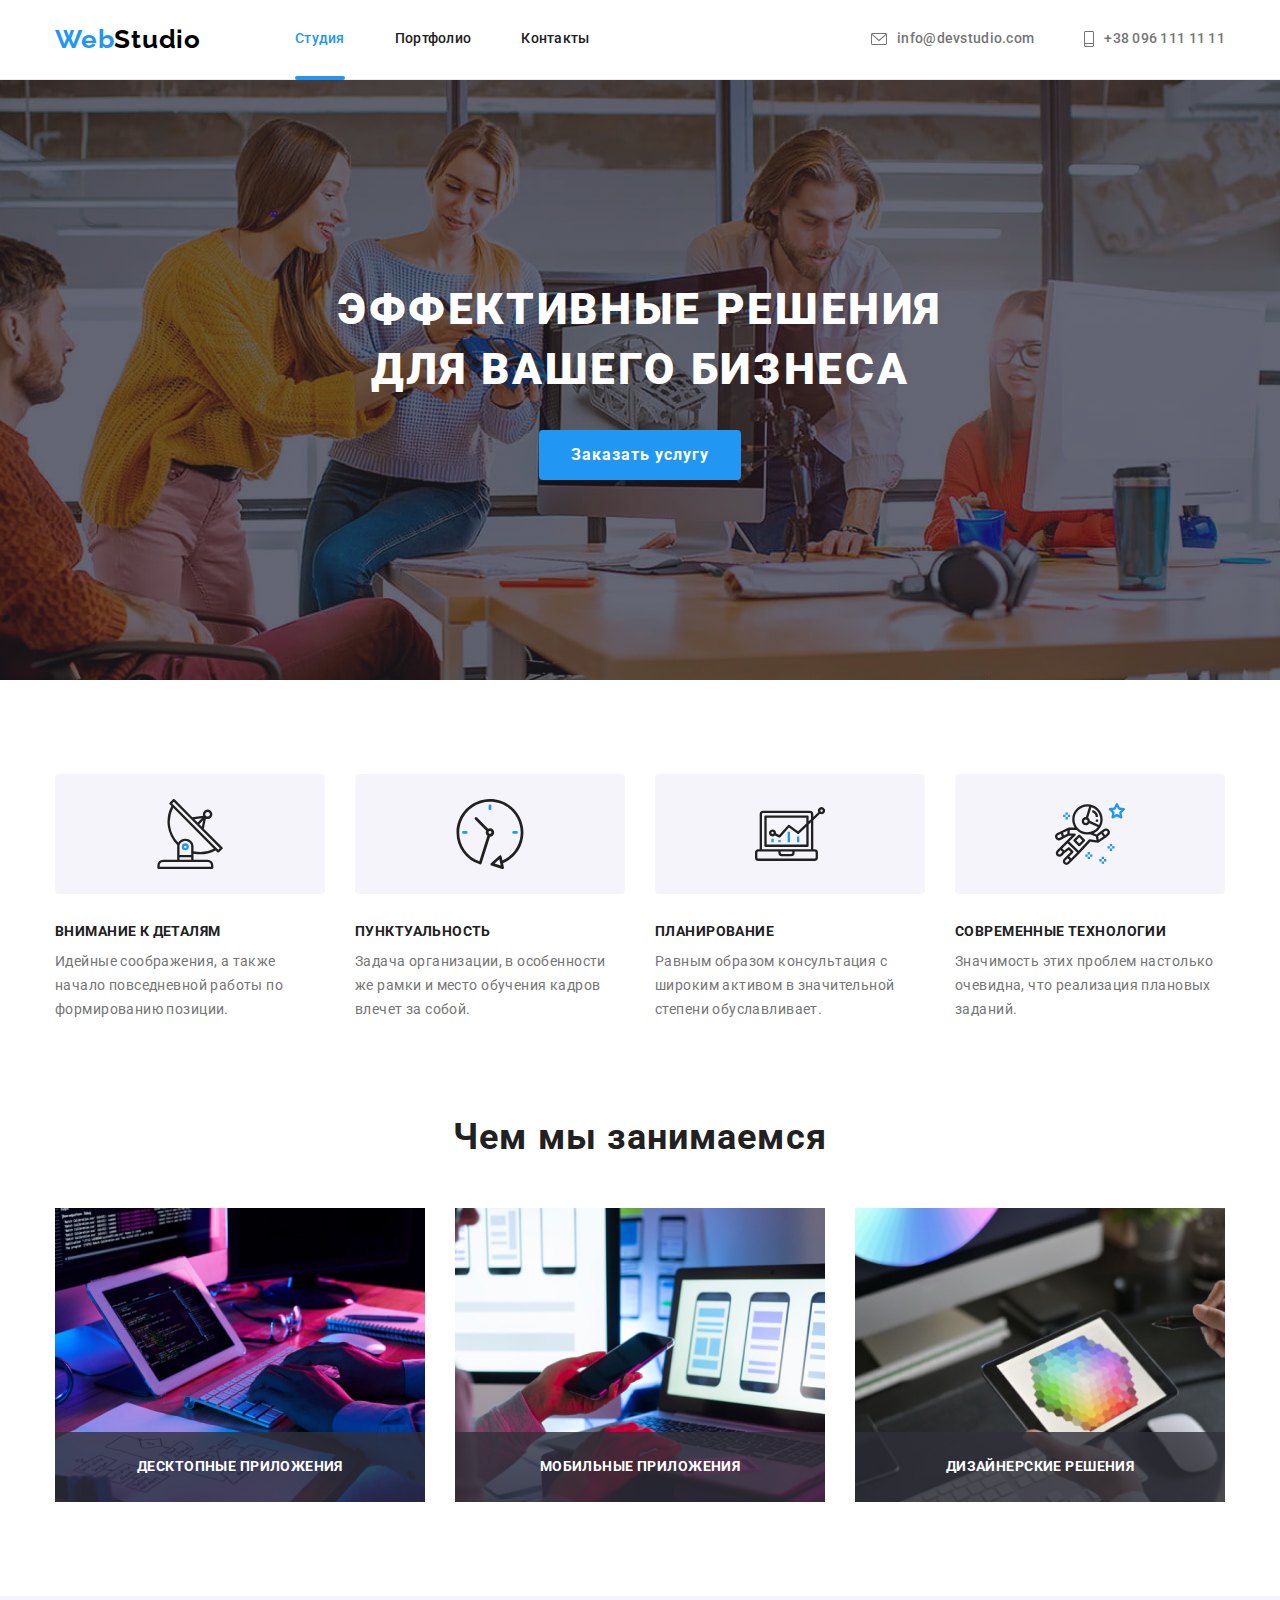
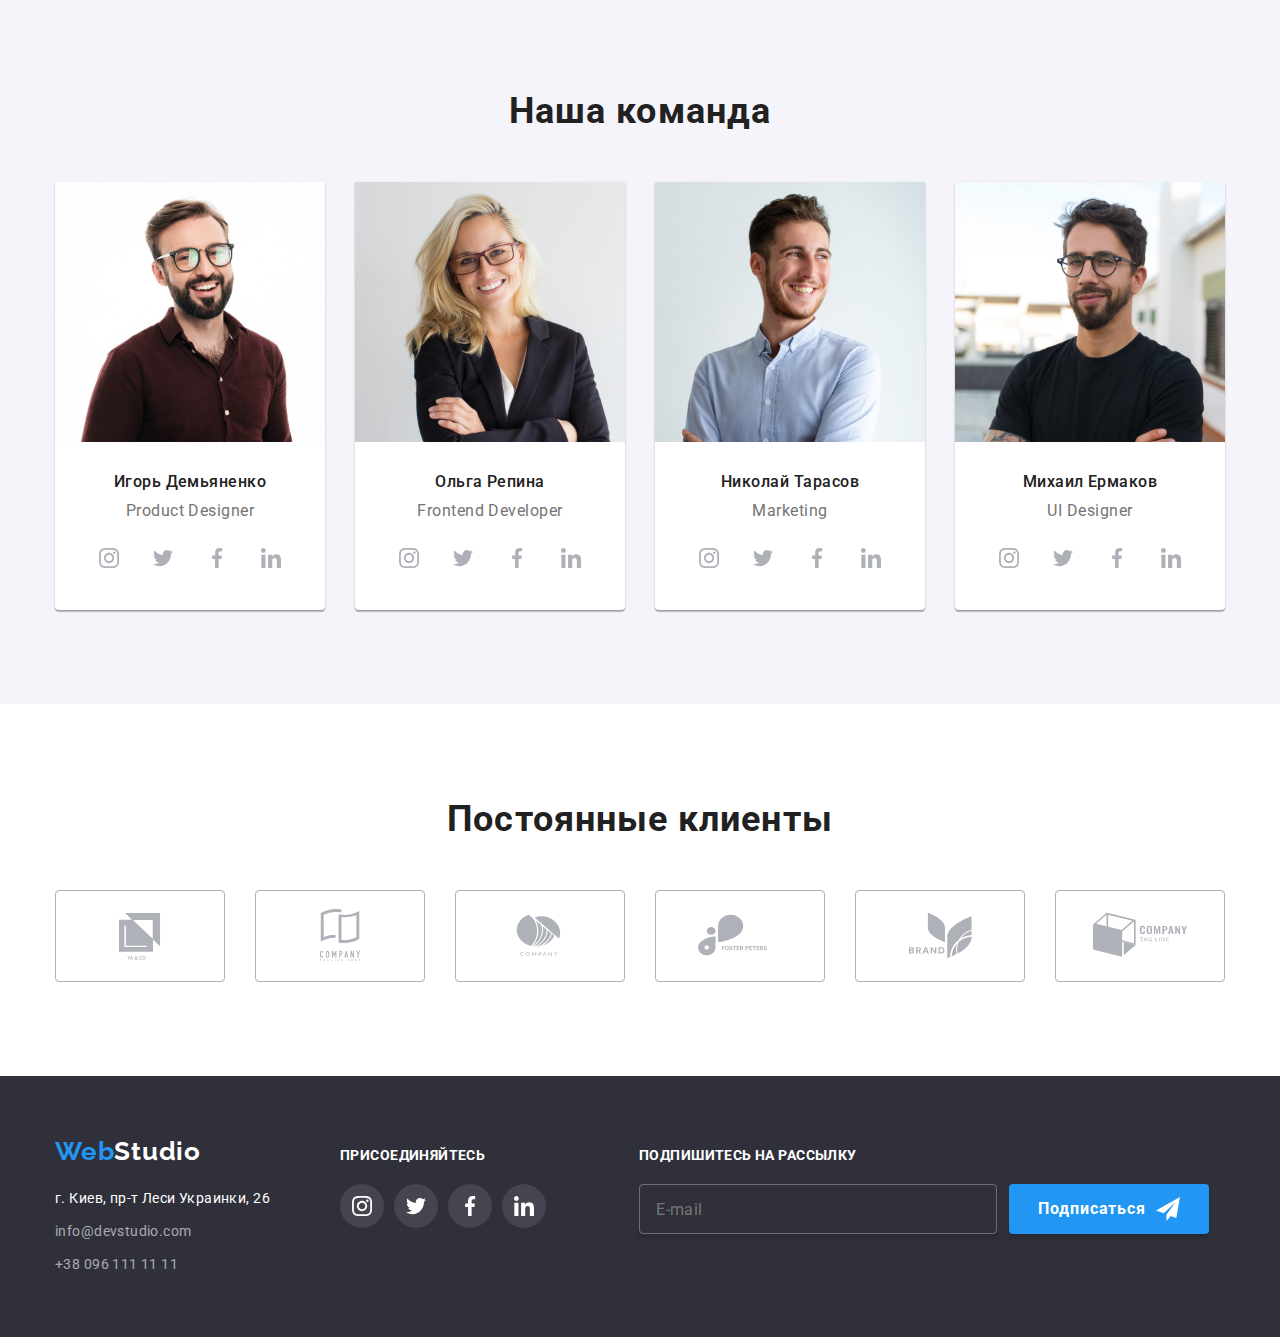
<file: index.html>
<!DOCTYPE html>
<html lang="ru">
<head>
    <meta charset="UTF-8">
    <meta http-equiv="X-UA-Compatible" content="IE=edge">
    <meta name="viewport" content="width=device-width, initial-scale=1.0">
    <title>WebStudio</title>
    <link rel="stylesheet" href="https://cdn.jsdelivr.net/npm/modern-normalize@1.1.0/modern-normalize.min.css">
    <link rel="preconnect" href="https://fonts.googleapis.com">
    <link rel="preconnect" href="https://fonts.gstatic.com" crossorigin>
    <link href="https://fonts.googleapis.com/css2?family=Raleway:wght@700&family=Roboto:wght@400;500;700;900&display=swap"
        rel="stylesheet">
    <link rel="stylesheet" href="./css/styles.css">
</head>
<body>
    <!-- Header -->
    <header class="header">
        <div class="container header-container">
            <a class="logo link" href="">Web<span class="logo-primary">Studio</span></a>
            <nav class="nav">
                <ul class="nav-list list">
                    <li class="nav-item"><a class="nav-link link current" href="./index.html">Студия</a></li>
                    <li class="nav-item"><a class="nav-link link" href="./portfolio.html">Портфолио</a></li>
                    <li class="nav-item"><a class="nav-link link" href="">Контакты</a></li>
                </ul>
            </nav>
            <ul class="contacts-list list">
                <li class="contacts-item">
                    <a class="contacts-link link" href="mailto:info@devstudio.com">
                        <svg class="contacts-icon" width="16px" height="12px">
                            <use href="./images/icons.svg#envelope"></use>
                        </svg>info@devstudio.com</a>
                </li>
                <li class="contacts-item">
                    <a class="contacts-link link" href="tel:+380961111111">
                        <svg class="contacts-icon" width="10px" height="16px">
                            <use href="./images/icons.svg#smartphone"></use>
                        </svg>+38 096 111 11 11</a>
                </li>
            </ul>
        </div>
    </header>
    <main>
        <!-- Герой -->
        <section class="hero">
            <h1 class="title">Эффективные решения для вашего бизнеса</h1>
            <button class="hero-button button" type="button" data-modal-open>Заказать услугу</button>
        </section>
        <!-- Особенности -->
        <section class="features section">
            <div class="container">
                <h2 class="subtitle visually-hidden" >Особенности</h2>
                <ul class="features-list list">
                    <li class="features-item">
                        <div class="features-icons-container">
                            <svg class="features-icon">
                                <use href="./images/icons.svg#antenna"></use>
                            </svg>
                        </div>
                        <h3 class="fetures-title">Внимание к деталям</h3>
                        <p class="features-text">Идейные соображения, а также начало повседневной работы по формированию позиции.</p>
                    </li>
                    <li class="features-item">
                        <div class="features-icons-container">
                            <svg class="features-icon">
                                <use href="./images/icons.svg#clock"></use>
                            </svg>
                        </div>
                        <h3 class="fetures-title">Пунктуальность</h3>
                        <p class="features-text">Задача организации, в особенности же рамки и место обучения кадров влечет за собой.</p>
                    </li>
                    <li class="features-item">
                        <div class="features-icons-container">
                            <svg class="features-icon">
                                <use href="./images/icons.svg#diagram"></use>
                            </svg>
                        </div>
                        <h3 class="fetures-title">Планирование</h3>
                        <p class="features-text">Равным образом консультация с широким активом в значительной степени обуславливает.</p>
                    </li>
                    <li class="features-item">
                        <div class="features-icons-container">
                            <svg class="features-icon">
                                <use href="./images/icons.svg#astronaut"></use>
                            </svg>
                        </div>
                        <h3 class="fetures-title">Современные технологии</h3>
                        <p class="features-text">Значимость этих проблем настолько очевидна, что реализация плановых заданий.</p>
                    </li>
                </ul>
            </div>
        </section>
        <!-- Чем мы занимаемся -->
        <section class="activity section">
            <div class="container">
                <h2 class="subtitle">Чем мы занимаемся</h2>
                <ul class="activity-list list">
                    <li class="activity-item">
                        <img class="activity-img" src="./images/box1.jpg" alt="Человек печатает на клавиатуре" width="370" height="294">
                        <div class="activity-title-bg">
                            <h3 class="activity-title">Десктопные приложения</h3>
                        </div>
                    </li>
                    <li class="activity-item">
                        <img class="activity-img" src="./images/box2.jpg" alt="Человек держит телефон" width="370" height="294">
                        <div class="activity-title-bg">
                            <h3 class="activity-title">Мобильные приложения</h3>
                        </div>
                    </li>
                    <li class="activity-item">
                        <img class="activity-img" src="./images/box3.jpg" alt="Цветовая гамма на екране планшета" width="370" height="294">
                        <div class="activity-title-bg">
                            <h3 class="activity-title">Дизайнерские решения</h3>
                        </div>
                    </li>
                </ul>
            </div>
        </section>
        <!-- Наша команда -->
        <section class="people section">
            <div class="container">
                <h2 class="subtitle">Наша команда</h2>
                <ul class="people-list list">
                    <li class="people-item">
                        <img class="people-img" src="./images/photo1.jpg" alt="Игорь Демьяненко" width="270" height="260">
                        <div class="people-item-content">
                            <h3 class="people-name">Игорь Демьяненко</h3>
                            <p class="people-position">Product Designer</p>
                            <ul class="socials list">
                                <li class="socials-item">
                                    <a href="" class="socials-link link">
                                        <svg class="socials-icon">
                                            <use href="./images/icons.svg#instagram"></use>
                                        </svg>
                                    </a>
                                </li>
                                <li class="socials-item">
                                    <a href="" class="socials-link link">
                                        <svg class="socials-icon">
                                            <use href="./images/icons.svg#twitter"></use>
                                        </svg>
                                    </a>
                                </li>
                                <li class="socials-item">
                                    <a href="" class="socials-link link">
                                        <svg class="socials-icon">
                                            <use href="./images/icons.svg#facebook"></use>
                                        </svg>
                                    </a>
                                </li>
                                <li class="socials-item">
                                    <a href="" class="socials-link link">
                                        <svg class="socials-icon">
                                            <use href="./images/icons.svg#linkedin"></use>
                                        </svg>
                                    </a>
                                </li>
                            </ul>
                        </div>
                    </li>
                    <li class="people-item">
                        <img class="people-img" src="./images/photo2.jpg" alt="Ольга Репина" width="270" height="260">
                        <div class="people-item-content">
                            <h3 class="people-name">Ольга Репина</h3>
                            <p class="people-position">Frontend Developer</p>
                            <ul class="socials list">
                                <li class="socials-item">
                                    <a href="" class="socials-link link">
                                        <svg class="socials-icon">
                                            <use href="./images/icons.svg#instagram"></use>
                                        </svg>
                                    </a>
                                </li>
                                <li class="socials-item">
                                    <a href="" class="socials-link link">
                                        <svg class="socials-icon">
                                            <use href="./images/icons.svg#twitter"></use>
                                        </svg>
                                    </a>
                                </li>
                                <li class="socials-item">
                                    <a href="" class="socials-link link">
                                        <svg class="socials-icon">
                                            <use href="./images/icons.svg#facebook"></use>
                                        </svg>
                                    </a>
                                </li>
                                <li class="socials-item">
                                    <a href="" class="socials-link link">
                                        <svg class="socials-icon">
                                            <use href="./images/icons.svg#linkedin"></use>
                                        </svg>
                                    </a>
                                </li>
                            </ul>
                        </div>
                        
                    </li>
                    <li class="people-item">
                        <img class="people-img" src="./images/photo3.jpg" alt="Николай Тарасов" width="270" height="260">
                        <div class="people-item-content">
                            <h3 class="people-name">Николай Тарасов</h3>
                            <p class="people-position">Marketing</p>
                            <ul class="socials list">
                                <li class="socials-item">
                                    <a href="" class="socials-link link">
                                        <svg class="socials-icon">
                                            <use href="./images/icons.svg#instagram"></use>
                                        </svg>
                                    </a>
                                </li>
                                <li class="socials-item">
                                    <a href="" class="socials-link link">
                                        <svg class="socials-icon">
                                            <use href="./images/icons.svg#twitter"></use>
                                        </svg>
                                    </a>
                                </li>
                                <li class="socials-item">
                                    <a href="" class="socials-link link">
                                        <svg class="socials-icon">
                                            <use href="./images/icons.svg#facebook"></use>
                                        </svg>
                                    </a>
                                </li>
                                <li class="socials-item">
                                    <a href="" class="socials-link link">
                                        <svg class="socials-icon">
                                            <use href="./images/icons.svg#linkedin"></use>
                                        </svg>
                                    </a>
                                </li>
                            </ul>
                        </div>
                        
                    </li>
                    <li class="people-item">
                        <img class="people-img" src="./images/photo4.jpg" alt="Михаил Ермаков" width="270" height="260">
                        <div class="people-item-content">
                            <h3 class="people-name">Михаил Ермаков</h3>
                            <p class="people-position">UI Designer</p>
                            <ul class="socials list">
                                <li class="socials-item">
                                    <a href="" class="socials-link link">
                                        <svg class="socials-icon">
                                            <use href="./images/icons.svg#instagram"></use>
                                        </svg>
                                    </a>
                                </li>
                                <li class="socials-item">
                                    <a href="" class="socials-link link">
                                        <svg class="socials-icon">
                                            <use href="./images/icons.svg#twitter"></use>
                                        </svg>
                                    </a>
                                </li>
                                <li class="socials-item">
                                    <a href="" class="socials-link link">
                                        <svg class="socials-icon">
                                            <use href="./images/icons.svg#facebook"></use>
                                        </svg>
                                    </a>
                                </li>
                                <li class="socials-item">
                                    <a href="" class="socials-link link">
                                        <svg class="socials-icon">
                                            <use href="./images/icons.svg#linkedin"></use>
                                        </svg>
                                    </a>
                                </li>
                            </ul>
                        </div>
                        
                    </li>
                </ul>
            </div>
        </section>
        <!-- Клиенти -->
        <section class="clients section">
            <div class="container">
                <h2 class="subtitle">Постоянные клиенты</h2>
                <ul class="clients-list list">
                    <li class="clients-item">
                        <a href="" class="clients-link">
                            <svg class="clients-icon">
                                <use href="./images/icons.svg#company1"></use>
                            </svg>
                        </a>
                    </li>
                    <li class="clients-item">
                        <a href="" class="clients-link">
                            <svg class="clients-icon">
                                <use href="./images/icons.svg#company2"></use>
                            </svg>
                        </a>
                    </li>
                    <li class="clients-item">
                        <a href="" class="clients-link">
                            <svg class="clients-icon">
                                <use href="./images/icons.svg#company3"></use>
                            </svg>
                        </a>
                    </li>
                    <li class="clients-item">
                        <a href="" class="clients-link">
                            <svg class="clients-icon">
                                <use href="./images/icons.svg#company4"></use>
                            </svg>
                        </a>
                    </li>
                    <li class="clients-item">
                        <a href="" class="clients-link">
                            <svg class="clients-icon">
                                <use href="./images/icons.svg#company5"></use>
                            </svg>
                        </a>
                    </li>
                    <li class="clients-item">
                        <a href="" class="clients-link">
                            <svg class="clients-icon">
                                <use href="./images/icons.svg#company6"></use>
                            </svg>
                        </a>
                    </li>
                </ul>
            </div>
        </section>
    </main>
    <!-- Footer -->
    <footer class="footer">
        <div class="container footer-content">
            <div class="footer-address">
                <a class="logo link" href="">Web<span class="logo-secondary">Studio</span></a>
                <address class="address">
                    <ul class="address-list list">
                        <li class="address-item"><a class="address-location link" href="">г. Киев, пр-т Леси Украинки, 26</a></li>
                        <li class="address-item"><a class="address-mail link" href="mailto:info@devstudio.com">info@devstudio.com</a>
                        </li>
                        <li class="address-item"><a class="address-tel link" href="tel:+380961111111">+38 096 111 11 11</a></li>
                    </ul>
                </address>
            </div>
            <div class="footer-socials">
                <p class="footer-socials-text">присоединяйтесь</p>
                <ul class="footer-socials-list list">
                    <li class="socials-item">
                        <a href="" class="socials-link link">
                            <svg class="socials-icon">
                                <use href="./images/icons.svg#instagram"></use>
                            </svg>
                        </a>
                    </li>
                    <li class="socials-item">
                        <a href="" class="socials-link link">
                            <svg class="socials-icon">
                                <use href="./images/icons.svg#twitter"></use>
                            </svg>
                        </a>
                    </li>
                    <li class="socials-item">
                        <a href="" class="socials-link link">
                            <svg class="socials-icon">
                                <use href="./images/icons.svg#facebook"></use>
                            </svg>
                        </a>
                    </li>
                    <li class="socials-item">
                        <a href="" class="socials-link link">
                            <svg class="socials-icon">
                                <use href="./images/icons.svg#linkedin"></use>
                            </svg>
                        </a>
                    </li>
                </ul>
            </div>
            <div class="footer-form-wrapper">
                <b class="footer-form-text">Подпишитесь на рассылку</b>
                <form class="footer-form">
                        <input type="text" class="footer-input" name="email" placeholder="E-mail">
                    <button class="button footer-form-btn" type="submit">
                        <span class="footer-btn-text">
                            Подписаться
                        </span>
                        <span class="footer-btm-icon"></span>
                    </button>
                </form>
            </div>
        </div>
    </footer>
     <!-- Modal window -->
    <div class="backdrop is-hidden" data-modal>
        <div class="modal-wrapper">
            <button class="button modal-btn" type="button" data-modal-close>
                <svg class="modal-close">
                    <use href="./images/icons.svg#close"></use>
                </svg>
            </button>
            <p class="modal-title">
                <b class="modal-title-text">Оставьте свои данные, мы вам перезвоним</b>
            </p>
            <form class="modal-form">
                <label class="modal-label">
                    <span class="modal-label-text">Имя</span>
                        <span class="modal-input-wrapper">
                            <input class="modal-input" type="text" name="name">
                            <svg class="modal-input-icon">
                                <use href="./images/icons.svg#person-black"></use>
                            </svg>
                        </span>
                </label>
                <label class="modal-label">
                    <span class="modal-label-text">Телефон</span>
                    <span class="modal-input-wrapper">
                        <input class="modal-input" type="text" name="tel">
                        <svg class="modal-input-icon">
                            <use href="./images/icons.svg#phone-black"></use>
                        </svg>
                    </span>
                </label>
                <label class="modal-label">
                    <span class="modal-label-text">Почта</span>
                    <span class="modal-input-wrapper">
                        <input class="modal-input" type="text" name="email">
                        <svg class="modal-input-icon">
                            <use href="./images/icons.svg#email-black"></use>
                        </svg>
                    </span>
                </label>
                <label class="modal-label textarea">
                    <span class="modal-label-text">Комментарий</span>
                    <textarea class="comment" name="comment" placeholder="Введите текст"></textarea>
                </label>
                <label class="modal-label-agree">
                    <input class="modal-agree" type="checkbox" name="checkbox">
                    <span class="agree-icon"></span>
                    Соглашаюсь с рассылкой и принимаю&nbsp;
                    <a class="link modal-agree-link" href=""> Условия договора</a>
                </label>
                <button class="button modal-form-btn" type="submit">Отправить</button>
            </form>
        </div>
    </div>
    <script src="./js/modal.js"></script>
</body>
</html>
</file>
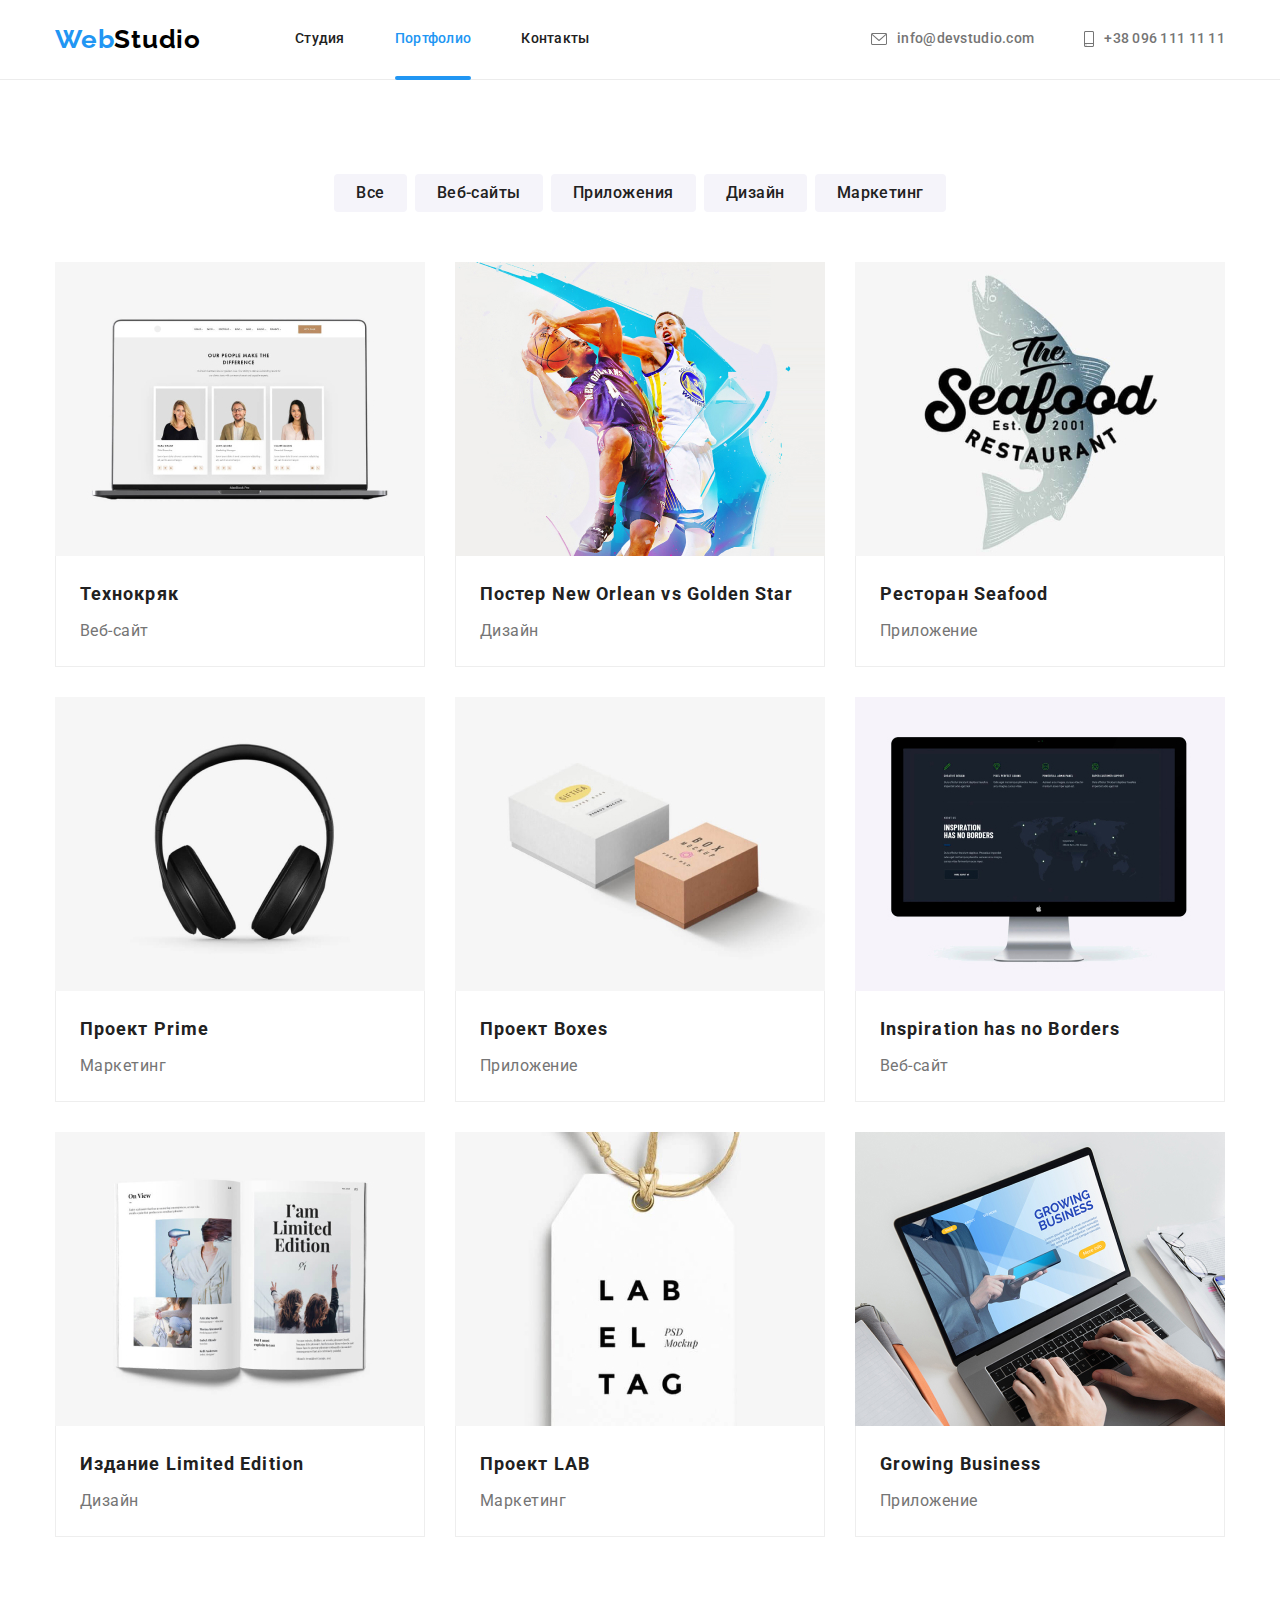
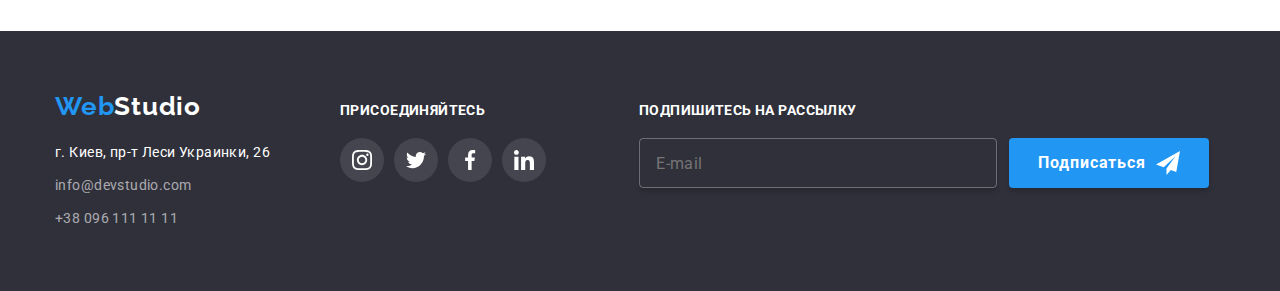
<file: portfolio.html>
<!DOCTYPE html>
<html lang="ru">
<head>
    <meta charset="UTF-8">
    <meta http-equiv="X-UA-Compatible" content="IE=edge">
    <meta name="viewport" content="width=device-width, initial-scale=1.0">
    <title>Portfolio</title>
    <link rel="stylesheet" href="https://cdn.jsdelivr.net/npm/modern-normalize@1.1.0/modern-normalize.min.css">
    <link rel="preconnect" href="https://fonts.googleapis.com">
    <link rel="preconnect" href="https://fonts.gstatic.com" crossorigin>
    <link href="https://fonts.googleapis.com/css2?family=Raleway:wght@700&family=Roboto:wght@400;500;700;900&display=swap"
        rel="stylesheet">
    <link rel="stylesheet" href="./css/styles.css">
</head>
<body>
    <!-- Header -->
    <header class="header">
        <div class="container header-container">
            <a class="logo link" href="">Web<span class="logo-primary">Studio</span></a>
            <nav class="nav">
                <ul class="nav-list list">
                    <li class="nav-item"><a class="nav-link link " href="./index.html">Студия</a></li>
                    <li class="nav-item"><a class="nav-link link current" href="./portfolio.html">Портфолио</a></li>
                    <li class="nav-item"><a class="nav-link link" href="">Контакты</a></li>
                </ul>
            </nav>
            <ul class="contacts-list list">
                <li class="contacts-item">
                    <a class="contacts-link link" href="mailto:info@devstudio.com">
                        <svg class="contacts-icon" width="16px" height="12px">
                            <use href="./images/icons.svg#envelope"></use>
                        </svg>info@devstudio.com</a>
                </li>
                <li class="contacts-item">
                    <a class="contacts-link link" href="tel:+380961111111">
                        <svg class="contacts-icon" width="10px" height="16px">
                            <use href="./images/icons.svg#smartphone"></use>
                        </svg>+38 096 111 11 11</a>
                </li>
            </ul>
        </div>
    </header>
    <main>
        <!-- Портфолио -->
        <section class="portfolio section">
            <div class="container">
                <h1 class="title visually-hidden">Портфолио</h1>
                <ul class="filter-list list">
                    <li class="filter-item"><button class="filter-btn button" type="button">Все</button></li>
                    <li class="filter-item"><button class="filter-btn button" type="button">Веб-сайты</button></li>
                    <li class="filter-item"><button class="filter-btn button" type="button">Приложения</button></li>
                    <li class="filter-item"><button class="filter-btn button" type="button">Дизайн</button></li>
                    <li class="filter-item"><button class="filter-btn button" type="button">Маркетинг</button></li>
                </ul>
                <ul class="projects-list list">
                    <li class="projects-item">
                        <a class="projects-link link" href="">
                            <div class="projects-wrapper">
                                <img class="projects-img" src="./images/website.jpg" alt="Веб-сайт" width="370" height="294">
                                <p class="projects-descr">Ресурс предлагает комплексные предложения с разным уровнем функционала и сервисов. Все это позволит посетителю получить исчерпывающие сведения о&nbsp;компании или частном лице.</p>
                            </div>
                            <div class="item-content">
                                <h2 class="projects-title">Технокряк</h2>
                                <p class="projects-text">Веб-сайт</p>
                            </div>
                        </a>
                    </li>
                    <li class="projects-item">
                        <a class="projects-link link" href="">
                            <div class="projects-wrapper">
                                <img class="projects-img" src="./images/basketball-players.jpg" alt="Баскетбольние игроки" width="370" height="294">
                                <p class="projects-descr">Ресурс предлагает комплексные предложения с разным уровнем функционала и сервисов. Все это позволит посетителю получить
                                исчерпывающие сведения о&nbsp;компании или частном лице.</p>
                            </div>
                            <div class="item-content">
                                <h2 class="projects-title">Постер New Orlean vs Golden Star</h2>
                                <p class="projects-text">Дизайн</p>
                            </div>
                        </a>
                    </li>
                    <li class="projects-item">
                        <a class="projects-link link" href="">
                            <div class="projects-wrapper">
                                <img class="projects-img" src="./images/restaurant-logo.jpg" alt="Логотип ресторана" width="370" height="294">
                                <p class="projects-descr">Ресурс предлагает комплексные предложения с разным уровнем функционала и сервисов. Все это позволит посетителю получить исчерпывающие сведения о&nbsp;компании или частном лице.</p>
                            </div>
                            <div class="item-content">
                                <h2 class="projects-title">Ресторан Seafood</h2>
                                <p class="projects-text">Приложение</p>
                            </div>
                        </a>
                    </li>
                    <li class="projects-item">
                        <a class="projects-link link" href="">
                            <div class="projects-wrapper">
                                <img class="projects-img" src="./images/headphone.jpg" alt="Наушники" width="370" height="294">
                                <p class="projects-descr">Ресурс предлагает комплексные предложения с разным уровнем функционала и сервисов. Все это позволит посетителю получить исчерпывающие сведения о&nbsp;компании или частном лице.</p>
                            </div>
                            <div class="item-content">
                                <h2 class="projects-title">Проект Prime</h2>
                                <p class="projects-text">Маркетинг</p>
                            </div>
                        </a>
                    </li>
                    <li class="projects-item">
                        <a class="projects-link link" href="">
                            <div class="projects-wrapper">
                                <img class="projects-img" src="./images/boxes.jpg" alt="Коробки" width="370" height="294">
                                <p class="projects-descr">Ресурс предлагает комплексные предложения с разным уровнем функционала и сервисов. Все это позволит посетителю получить исчерпывающие сведения о&nbsp;компании или частном лице.</p>
                            </div>
                            <div class="item-content">
                                <h2 class="projects-title">Проект Boxes</h2>
                                <p class="projects-text">Приложение</p>
                            </div>
                        </a>
                    </li>
                    <li class="projects-item">
                        <a class="projects-link link" href="">
                            <div class="projects-wrapper">
                                <img class="projects-img" src="./images/computer.jpg" alt="Компьютер" width="370" height="294">
                                <p class="projects-descr">Ресурс предлагает комплексные предложения с разным уровнем функционала и сервисов. Все это позволит посетителю получить исчерпывающие сведения о&nbsp;компании или частном лице.</p>
                            </div>
                            <div class="item-content">
                                <h2 class="projects-title">Inspiration has no Borders</h2>
                                <p class="projects-text">Веб-сайт</p>
                            </div>
                        </a>
                    </li>
                    <li class="projects-item">
                        <a class="projects-link link" href="">
                            <div class="projects-wrapper">
                                <img class="projects-img" src="./images/magazine.jpg" alt="Журнал" width="370" height="294">
                                <p class="projects-descr">Ресурс предлагает комплексные предложения с разным уровнем функционала и сервисов. Все это позволит посетителю получить исчерпывающие сведения о&nbsp;компании или частном лице.</p>
                            </div>
                            <div class="item-content">
                                <h2 class="projects-title">Издание Limited Edition</h2>
                                <p class="projects-text">Дизайн</p>
                            </div>
                        </a>
                    </li>
                    <li class="projects-item">
                        <a class="projects-link link" href="">
                            <div class="projects-wrapper">
                                <img class="projects-img" src="./images/logo-card.jpg" alt="Карточка бренда" width="370" height="294">
                                <p class="projects-descr">Ресурс предлагает комплексные предложения с разным уровнем функционала и сервисов. Все это позволит посетителю получить исчерпывающие сведения о&nbsp;компании или частном лице.</p>
                            </div>
                            <div class="item-content">
                                <h2 class="projects-title">Проект LAB</h2>
                                <p class="projects-text">Маркетинг</p>
                            </div>
                        </a>
                    </li>
                    <li class="projects-item">
                        <a class="projects-link link" href="">
                            <div class="projects-wrapper">
                                <img class="projects-img" src="./images/laptop.jpg" alt="Человек печатает на ноутбуке" width="370" height="294">
                                <p class="projects-descr">Ресурс предлагает комплексные предложения с разным уровнем функционала и сервисов. Все это позволит посетителю получить исчерпывающие сведения о&nbsp;компании или частном лице.</p>
                            </div>
                                <div class="item-content">
                                    <h2 class="projects-title">Growing Business</h2>
                                    <p class="projects-text">Приложение</p>
                                </div>
                        </a>
                    </li>
                </ul>
            </div>
        </section>
    </main>
    <!-- Footer -->
    <footer class="footer">
        <div class="container footer-content">
            <div class="footer-address">
                <a class="logo link" href="">Web<span class="logo-secondary">Studio</span></a>
                <address class="address">
                    <ul class="address-list list">
                        <li class="address-item"><a class="address-location link" href="">г. Киев, пр-т Леси Украинки,
                                26</a></li>
                        <li class="address-item"><a class="address-mail link"
                                href="mailto:info@devstudio.com">info@devstudio.com</a>
                        </li>
                        <li class="address-item"><a class="address-tel link" href="tel:+380961111111">+38 096 111 11 11</a>
                        </li>
                    </ul>
                </address>
            </div>
            <div class="footer-socials">
                <p class="footer-socials-text">присоединяйтесь</p>
                <ul class="footer-socials-list list">
                    <li class="socials-item">
                        <a href="" class="socials-link link">
                            <svg class="socials-icon">
                                <use href="./images/icons.svg#instagram"></use>
                            </svg>
                        </a>
                    </li>
                    <li class="socials-item">
                        <a href="" class="socials-link link">
                            <svg class="socials-icon">
                                <use href="./images/icons.svg#twitter"></use>
                            </svg>
                        </a>
                    </li>
                    <li class="socials-item">
                        <a href="" class="socials-link link">
                            <svg class="socials-icon">
                                <use href="./images/icons.svg#facebook"></use>
                            </svg>
                        </a>
                    </li>
                    <li class="socials-item">
                        <a href="" class="socials-link link">
                            <svg class="socials-icon">
                                <use href="./images/icons.svg#linkedin"></use>
                            </svg>
                        </a>
                    </li>
                </ul>
            </div>
            <div class="footer-form-wrapper">
                <b class="footer-form-text">Подпишитесь на рассылку</b>
                <form class="footer-form">
                        <input type="text" class="footer-input" name="email" placeholder="E-mail">
                    <button class="button footer-form-btn" type="submit">
                        <span class="footer-btn-text">
                            Подписаться
                        </span>
                        <span class="footer-btm-icon"></span>
                    </button>
                </form>
            </div>
        </div>
    </footer>
</body>
</html>
</file>
<file: css/styles.css>
/* Цвета документа
  #212121;
  #757575;
  #ffffff;
  #2196f3;
  #000000;
  #2f303a;
  #ececec; (линия внизу header)
  #f5f4fa;
  rgba(255, 255, 255, 0, 6);
  #eeeeee; (рамка порфолио)
*/

:root {
  /* Цвета текста светлая тема */
  --primary-text-mode-light: #212121;
  --secondary-text-mode-light: #757575;
  --logo-dark-text: #000000;

  --accent-color: #2196f3;
  --accent-color-hover: #188ce8;
  /* Цвета текста темная тема */
  --primary-text-mode-dark: #ffffff;
  --secondary-text-mode-dark: rgba(255, 255, 255, 0.6);
  /* Цвета фона */
  --main-bgc-mode-light: #ffffff;
  --secondary-bgc-mode-light: #f5f4fa;
  --bgc-dark: #2f303a;

  /* Цвета иконок */
  --icon-primary: rgba(175, 177, 184, 1);
  --icon-white: rgba(255, 255, 255, 1);

  /* Рамка  */
  --header-border-color: #ececec;
  --portfolio-item-border-cl: #eeeeee;

  /* Перехід анімований */
  --anim-duration-timing-function: 250ms cubic-bezier(0.4, 0, 0.2, 1);
}

body {
  font-family: "Roboto", sans-serif;
  color: var(--primary-text-mode-light);
}

h1,
h2,
h3,
h4,
h5,
h6,
p,
ul {
  margin: 0;
  padding: 0;
}

img {
  display: block;
  max-width: 100%;
  height: auto;

}

.link {
  text-decoration: none;
}
.list {
  list-style: none;
}

.visually-hidden {
  position: absolute;
  width: 1px;
  height: 1px;
  margin: -1px;
  border: 0;
  padding: 0;

  white-space: nowrap;
  clip-path: inset(100%);
  clip: rect(0 0 0 0);
  overflow: hidden;
}

/* Container */

.container {
  width: 1200px;
  margin: 0 auto;
  padding-left: 15px;
  padding-right: 15px;
}

/* Общие стили всех section */

.section {
  padding-top: 94px;
  padding-bottom: 94px;
}
.activity.section {
  padding-top: 0;
}

/* header */

.header {
  border-bottom: 1px solid var(--header-border-color);
  padding-top: 24px;
  padding-bottom: 24px;
}
.header-container {
  display: flex;
  align-items: center;
}
.header .logo {
  margin-right: 94px;
}
/* Logo */

.logo {
  font-family: "Raleway", sans-serif;
  font-weight: 700;
  font-size: 26px;
  line-height: 1.19;
  letter-spacing: 0.03em;

  color: var(--accent-color);
}

.logo-primary {
  color: var(--logo-dark-text);
}
.logo-secondary {
  color: var(--primary-text-mode-dark);
}
/* Nav, contacts */

.nav-list,
.contacts-list {
  display: flex;
  align-items: center;
  font-weight: 500;
  font-size: 14px;
  line-height: 1.14;
  letter-spacing: 0.02em;
}
.nav-item {
  position: relative;
}

.nav-item,
.contacts-item {
  margin-right: 50px;
}
.nav-item:last-child,
.contacts-item:last-child {
  margin: 0;
}
.contacts-list {
  margin-left: auto;
}
.nav-link {
  color: var(--primary-text-mode-light);

  transition: color var(--anim-duration-timing-function);
}
.contacts-link {
  display: flex;
  align-items: center;
  color: var(--secondary-text-mode-light);

  transition: color var(--anim-duration-timing-function);
}
.nav-link:hover,
.contacts-link:hover,
.nav-link:focus,
.contacts-link:focus {
  color: var(--accent-color);
}
.nav .link.current {
  color: var(--accent-color);
}

.nav .link.current::after {
  position: absolute;
  bottom: -33px;
  left: 0;
  
  content: '';
  display: block;
  width: 100%;
  height: 4px;
 
  background-color: var(--accent-color);
  border-radius: 2px;
}

.contacts-icon {
  margin-right: 10px;

  fill: currentColor;
}

/* button */

.button {
  font-family: inherit;
  cursor: pointer;
  border: none;
}

/*hero*/

.hero {
  max-width: 1600px;
  height: 600px;
  margin: 0 auto;
  padding-top: 200px;
  padding-bottom: 200px;

  background-image: linear-gradient(
      to bottom,
      rgba(47, 48, 58, 0.4),
      rgba(47, 48, 58, 0.4)
    ),
    url(../images/bg-image.jpg);
  background-repeat: no-repeat;
  background-size: cover;
  background-position: center;

  text-align: center;
}

.title {
  font-weight: 900;
  font-size: 44px;
  line-height: 1.36;
  letter-spacing: 0.06em;
  text-transform: uppercase;

  width: 696px;
  margin-left: auto;
  margin-right: auto;
  margin-bottom: 30px;

  /* padding-left: 452px;
  padding-right: 452px; */

  color: var(--primary-text-mode-dark);
}
.hero-button {
  font-family: inherit;
  font-weight: 700;
  font-size: 16px;
  line-height: 1.88;
  letter-spacing: 0.06em;

  min-width: 200px;
  min-height: 50px;
  border-radius: 4px;
  padding: 10px 32px;
  border: 0;

  color: var(--primary-text-mode-dark);
  background-color: var(--accent-color);

  transition: background-color var(--anim-duration-timing-function);
}
.hero-button:hover,
.hero-button:focus {
  background-color: var(--accent-color-hover);
}

/* subtitle */

.subtitle {
  font-weight: 700;
  font-size: 36px;
  line-height: 1.17;
  letter-spacing: 0.03em;

  margin-bottom: 50px;
  text-align: center;
}
/* Особенности */
.features-list {
  display: flex;
  justify-content: space-between;
}
.features-item {
  width: 270px;
}
.features-icons-container {
  display: flex;
  justify-content: center;
  align-items: center;
  height: 120px;
  margin-bottom: 30px;

  border-radius: 4px;
  background-color: var(--secondary-bgc-mode-light);
}
.features-icon {
  width: 70px;
  height: 70px;
}
.fetures-title {
  font-weight: 700;
  font-size: 14px;
  line-height: 1.14;
  letter-spacing: 0.03em;
  text-transform: uppercase;

  margin-bottom: 10px;
}
.features-text {
  font-size: 14px;
  line-height: 1.71;
  letter-spacing: 0.03em;

  color: var(--secondary-text-mode-light);
}

/* Чем мы занимаемся */

.activity-list {
  display: flex;
  justify-content: space-between;
}

.activity-item {
  position: relative;
}

.activity-title-bg {
  position: absolute;
  bottom: 0;
  left: 0;

  display: flex;
  justify-content: center;
  align-items: center;
  width: 100%;
  height: 70px;

  background-color: rgba(47, 48, 58, 0.8);;
}
.activity-title {
  font-weight: 700;
  font-size: 14px;
  line-height: 1.14;
  letter-spacing: 0.03em;
  text-transform: uppercase;

  color: var(--primary-text-mode-dark);
}

/* Наша команда */
.people {
  background-color: var(--secondary-bgc-mode-light);
}

.people-list {
  display: flex;
  justify-content: space-between;
}
.people-item {
  background-color: var(--main-bgc-mode-light);
  text-align: center;

  box-shadow: 0px 1px 3px rgba(0, 0, 0, 0.12), 0px 1px 1px rgba(0, 0, 0, 0.14),
    0px 2px 1px rgba(0, 0, 0, 0.2);
  border-radius: 0px 0px 4px 4px;
}

.people-item-content {
  padding-top: 30px;
  padding-bottom: 30px;
}
.people-name,
.people-position {
  font-size: 16px;
  line-height: 1.19;
  letter-spacing: 0.03em;
}
.people-name {
  font-weight: 500;
  margin-bottom: 10px;
}
.people-position {
  color: var(--secondary-text-mode-light);
  margin-bottom: 16px;
}

.socials {
  display: flex;
  justify-content: center;
}
.socials-item:not(:last-child) {
  margin-right: 10px;
}

.socials-link {
  display: flex;
  justify-content: center;
  align-items: center;
  width: 44px;
  height: 44px;
  border-radius: 50%;

  fill: var(--icon-primary);
  background-color: var(--main-bgc-mode-light);

  transition: fill var(--anim-duration-timing-function), background-color var(--anim-duration-timing-function);
}
.socials-icon {
  width: 20px;
  height: 20px;
}

/* Клиенти */

.clients-list {
  display: flex;
}
.clients-item {
  margin-right: 30px;
}
.clients-item:last-child {
  margin-right: 0;
}
.clients-link {
  display: flex;
  justify-content: center;
  align-items: center;
  width: 170px;
  height: 92px;
  border: 1px solid var(--icon-primary);
  border-radius: 4px;

  fill: var(--icon-primary);

  transition: fill var(--anim-duration-timing-function), border-color var(--anim-duration-timing-function);
}

.clients-link:hover,
.clients-link:focus {
  fill: var(--accent-color);
  border-color: var(--accent-color);
}
.clients-icon {
  width: 106px;
  height: 60px;
}

/* Портфолио */

.filter-list {
  display: flex;
  justify-content: center;
  margin-bottom: 50px;
}

.filter-btn {
  font-weight: 500;
  font-size: 16px;
  line-height: 1.62;
  letter-spacing: 0.03em;

  border-radius: 4px;

  padding: 6px 22px;

  color: var(--primary-text-mode-light);
  background-color: var(--secondary-bgc-mode-light);

  transition: color var(--anim-duration-timing-function), background-color var(--anim-duration-timing-function), box-shadow var(--anim-duration-timing-function);
}
.filter-btn:hover,
.filter-btn:focus {
  color: var(--primary-text-mode-dark);
  background-color: var(--accent-color);
  box-shadow: 0px 3px 1px rgba(0, 0, 0, 0.1), 0px 1px 2px rgba(0, 0, 0, 0.08),
    0px 2px 2px rgba(0, 0, 0, 0.12);
}
.filter-item {
  margin-right: 8px;
}
.filter-item:last-child {
  margin-right: 0;
}

.projects-list {
  display: flex;
  flex-wrap: wrap;
}
.projects-item {
  width: calc((100% - 60px) / 3);
  margin-right: 30px;
  margin-bottom: 30px;

  transition: box-shadow var(--anim-duration-timing-function);
}

.projects-wrapper {
  position: relative;
  overflow: hidden;
}

.projects-descr {
  position: absolute;
  left: 0;
  bottom: 0;
  display: flex;
  justify-content: center;
  align-items: center;

  width: 100%;
  height: 100%;
  padding: 24px;

  font-size: 18px;
  line-height: 1.56;
  letter-spacing: 0.03em;

  color: var(--primary-text-mode-dark);
  background-color: rgba(33, 150, 243, 0.9);

  transform: translateY(100%);
  transition: transform var(--anim-duration-timing-function);
}

.projects-item:hover .projects-descr,
.projects-item:focus .projects-descr {
  transform: translateY(0);
}

.projects-item:hover,
.projects-item:focus {
  box-shadow: 0px 1px 1px rgba(0, 0, 0, 0.12), 0px 4px 4px rgba(0, 0, 0, 0.06),
    1px 4px 6px rgba(0, 0, 0, 0.16);
}
.projects-item:nth-child(3n) {
  margin-right: 0;
}

.projects-item:nth-last-child(-n + 3) {
  margin-bottom: 0;
}

.item-content {
  padding: 20px 24px;

  border: 1px solid var(--portfolio-item-border-cl);
  border-top: none;
}
.projects-title {
  font-weight: 700;
  font-size: 18px;
  line-height: 2;
  letter-spacing: 0.06em;

  margin-bottom: 4px;

  color: var(--primary-text-mode-light);
}
.projects-text {
  font-style: 16px;
  line-height: 1.87;
  letter-spacing: 0.03em;

  color: var(--secondary-text-mode-light);
}

/* footer */

.footer {
  padding-top: 60px;
  padding-bottom: 60px;
}
.hero,
.footer {
  background-color: var(--bgc-dark);
}

.footer-content {
  display: flex;
}
.footer-socials {
  margin-left: 70px;
  margin-top: 12px;
}
.footer .logo {
  display: inline-block;
  margin-bottom: 20px;
}
.address {
  font-family: inherit;
  font-style: inherit;
}
.address-item {
  font-size: 14px;
  line-height: 1.71;
  letter-spacing: 0.03em;

  margin-bottom: 9px;
}
.address-item:last-child {
  margin-bottom: 0;
}
.address-location {
  color: var(--primary-text-mode-dark);
}
.address-mail,
.address-tel {
  color: var(--secondary-text-mode-dark);
}

/* Footer social list */

.footer-socials-text {
  font-weight: 700;
  font-size: 14px;
  line-height: 1.14;
  letter-spacing: 0.03em;
  text-transform: uppercase;

  margin-bottom: 20px;

  color: var(--primary-text-mode-dark);
}
.footer-socials-list {
  display: flex;
}
.footer .socials-link {
  fill: var(--icon-white);
  background-color: rgba(255, 255, 255, 0.1);
}
.socials-link:hover,
.socials-link:focus {
  fill: var(--icon-white);
  background-color: var(--accent-color);
}

/* Footer form */

.footer-form-wrapper {
  margin-left: 93px;
  margin-top: 12px;
}
.footer-form-text {
  display: block;
  margin-bottom: 20px;

  font-weight: 700;
  font-size: 14px;
  line-height: 1.14;
  letter-spacing: 0.03em;
  text-transform: uppercase;
  
  color: var(--primary-text-mode-dark);
}
.footer-form {
  display: flex;
}
.footer-input {
  width: 358px;
  height: 50px;
  padding-left: 16px;

  font-size: 16px;
  line-height: 1.25;
  letter-spacing: 0.03em;

  color: var(--primary-text-mode-dark);
  background-color: inherit;
  border: 1px solid rgba(255, 255, 255, 0.3);
  box-shadow: 0px 4px 4px rgba(0, 0, 0, 0.15);
  border-radius: 4px;
}
.footer-input:placeholder-shown {
  font-size: 16px;
  line-height: 1.25;
  letter-spacing: 0.03em;
  
  color: rgba(255, 255, 255, 0.6);
}
.footer-input:focus {
  border-color: var(--accent-color);
}

.footer-form-btn {
  display: flex;
  justify-content: center;
  align-items: center;
  width: 200px;
  height: 50px;
  padding: 0;
  margin-left: 12px;

  background-color: var(--accent-color);
  box-shadow: 0px 4px 4px rgba(0, 0, 0, 0.15);
  border-radius: 4px;

  transition: background-color var(--anim-duration-timing-function), box-shadow var(--anim-duration-timing-function);
}

.footer-form-btn:hover,
.footer-form-btn:focus {
  background-color: var(--accent-color-hover);
  box-shadow: 0px 4px 4px rgba(0, 0, 0, 0.15);
}
.footer-btn-text {
  margin-right: 10px;

  font-weight: 700;
  font-size: 16px;
  line-height: 1.88;
  letter-spacing: 0.06em;
  
  color: var(--primary-text-mode-dark);
}
.footer-btm-icon {
  display: block;
  width: 24px;
  height: 24px;
  background-image: url(../images/icons-svg/icon-send.svg);
}

/* Modal window */

.backdrop {
  position: fixed;
  top: 0; 
  left: 50%;
  transform: translateX(-50%);

  width: 100vw;
  height: 100vh;

  background-color: rgba(0, 0, 0, 0.2);

  opacity: 1;
  visibility: visible;
  pointer-events: initial;

  transition: opacity var(--anim-duration-timing-function),
  visibility var(--anim-duration-timing-function);

}
.backdrop.is-hidden {
  opacity: 0;
  visibility: hidden;
  pointer-events: none;
}
.backdrop.is-hidden .modal-wrapper {
  transform: translate(-50%, -50%) scale(0.8);
}
.modal-wrapper {
  position: absolute;
  top: 50%;
  left: 50%;
  transform: translate(-50%, -50%) scale(1);

  width: 528px;
  min-height: 581px;
  padding: 40px;

  background-color: var(--main-bgc-mode-light);
  box-shadow: 0px 1px 3px rgba(0, 0, 0, 0.12),
  0px 1px 1px rgba(0, 0, 0, 0.14),
  0px 2px 1px rgba(0, 0, 0, 0.2);
  border-radius: 4px;

  transition: transform var(--anim-duration-timing-function);
}
.modal-btn {
  position: absolute;
  top: 8px;
  right: 8px;

  width: 30px;
  height: 30px;
  padding: 5px;

  background-color: var(--main-bgc-mode-light);
  border: 1px solid rgba(0, 0, 0, 0.1);
  border-radius: 50%;
}
.modal-btn:hover .modal-close,
.modal-btn:focus .modal-close {
  fill: var(--accent-color);
}

.modal-close {
    width: 18px;
    height: 18px;

    fill: var(--logo-dark-text);

    transition: fill var(--anim-duration-timing-function);
}
.modal-title {
  margin-bottom: 12px;
}

.modal-title-text {
  font-weight: 700;
  font-size: 20px;
  line-height: 1.15;
  letter-spacing: 0.03em;

  color: var(--primary-text-mode-light);
}

.modal-label {
  display: block;
  margin-bottom: 10px;
}
.modal-label.textarea {
  margin-bottom: 20px;
}
.modal-label-text {
  display: inline-block;
  margin-bottom: 4px;

  font-size: 12px;
  line-height: 1.17;
  letter-spacing: 0.01em;

  color: var(--secondary-text-mode-light);
}
.modal-input-wrapper {
  position: relative;
  display: block;
}
.modal-input {
  width: 100%;
  height: 40px;
  padding-left: 42px;

  border-radius: 4px;
  border: 1px solid rgba(33, 33, 33, 0.2);

  transition: border-color var(--anim-duration-timing-function);
}
.modal-input:focus {
  border-color: var(--accent-color);
}
.modal-input:focus + .modal-input-icon {
  fill: var(--accent-color);
}
.modal-input-icon {
  position: absolute;
  top: 50%;
  left: 12px;
  transform: translateY(-50%);

  width: 18px;
  height: 18px;

  transition: fill var(--anim-duration-timing-function);
}

.comment {
  resize: none;
  width: 100%;
  height: 120px;
  padding: 12px 16px;

  border-radius: 4px;
  border: 1px solid rgba(33, 33, 33, 0.2);

  transition: border-color var(--anim-duration-timing-function);
}
.comment:focus {
  border-color: var(--accent-color);
}
.comment:placeholder-shown {
  font-size: 12px;
  line-height: 1.17;
  letter-spacing: 0.01em;
  
  color: rgba(117, 117, 117, 0.5);
}
.modal-input:focus-visible,
.comment:focus-visible {
  outline: transparent;
}

.modal-label-agree {
  display: flex;
  justify-content: center;
  align-items: center;
  margin-bottom: 30px;

  font-size: 14px;
  line-height: 1.71px;
  letter-spacing: 0.03em;
  
  color: var(--secondary-text-mode-light);
}
.modal-agree {
  -webkit-appearance: none;
  -moz-appearance: none;
  appearance: none;
}
.agree-icon {
  width: 16px;
  height: 15px;
  margin-right: 8px;

  border-radius: 2px;
  border: 2px solid var(--primary-text-mode-light);
}
.modal-agree:checked + .agree-icon {
  border-color: transparent;
  background-image: url(../images/icons-svg/icon-check.svg);
  background-size: contain;
  background-origin: border-box;
}
.modal-agree-link {
  text-decoration: underline;
  color: var(--accent-color);
}
.modal-form-btn {
  display: block;
  width: 200px;
  height: 50px;
  padding: 0;
  margin: 0 auto;

  font-weight: 700;
  font-size: 16px;
  line-height: 1.88;
  letter-spacing: 0.06em;
  text-align: center;

  color: var(--primary-text-mode-dark);
  background-color: var(--accent-color);
  box-shadow: 0px 4px 4px rgba(0, 0, 0, 0.15);
  border-radius: 4px;

  transition: background-color var(--anim-duration-timing-function), box-shadow var(--anim-duration-timing-function);
}

.modal-form-btn:hover,
.modal-form-btn:focus {
  background-color: var(--accent-color-hover);
  box-shadow: 0px 4px 4px rgba(0, 0, 0, 0.15);
}
</file>
